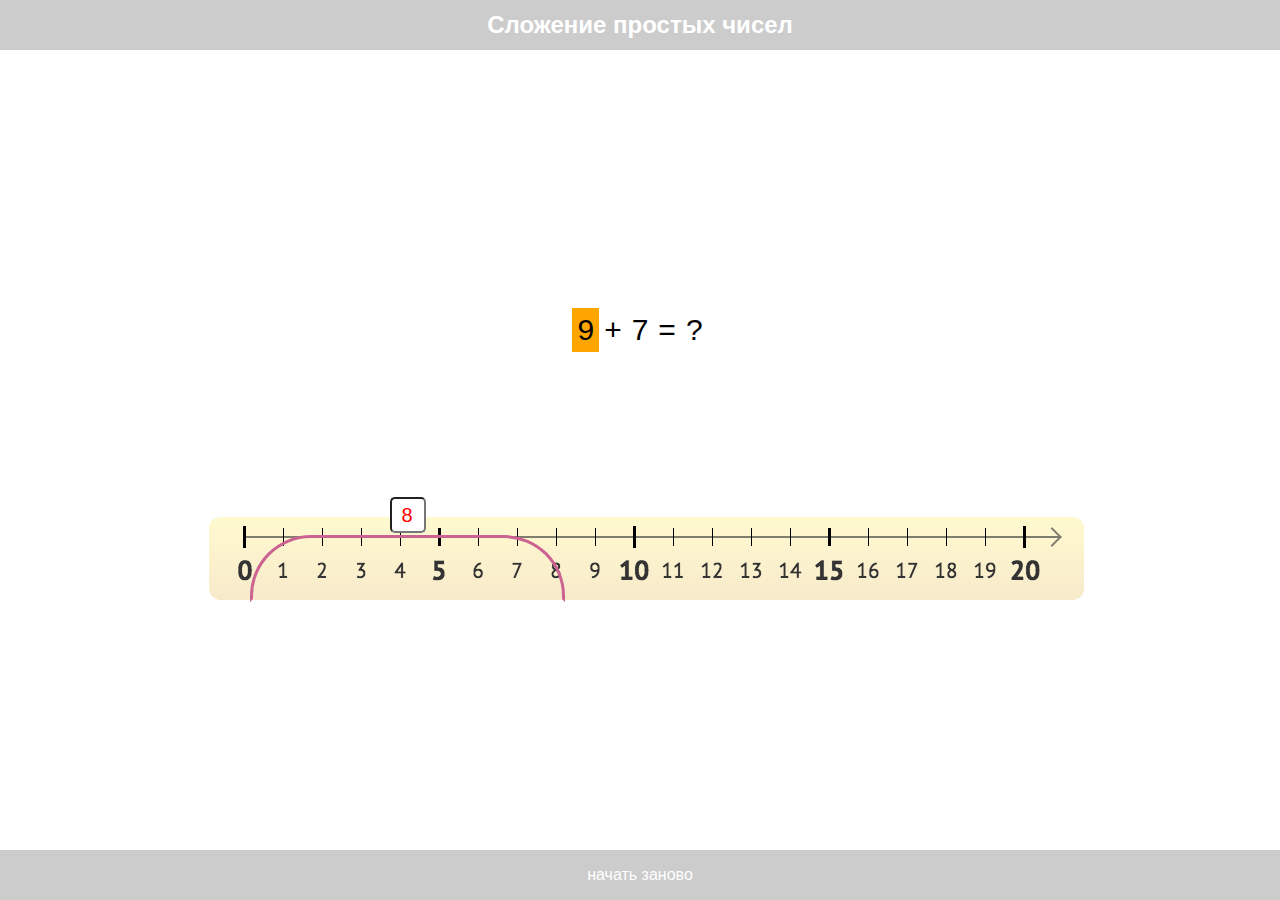
<file: index.html>
<!DOCTYPE html>
<html lang="en">
<head>
  <meta charset="UTF-8">
  <meta name="viewport" content="width=device-width, initial-scale=1.0">
  <meta http-equiv="X-UA-Compatible" content="ie=edge">
  <link rel="stylesheet" href="style.css">
  <title>Сложение простых чисел vanillajs</title>
</head>
<body>
  <div class="app">

    <div class="header">
      <h2>Сложение простых чисел</h2>
    </div>

    <div class="view">

      <div class="congrats">
        <h3 id="congrats">Правильно!</h3>
      </div>

      <div class="sum">
        <span id="sumleft">5</span>
        <span>+</span>
        <span id="sumright">5</span>
        <span>=</span>
        <span id="sumquestion">?</span>
        <input id="suminput" type="number">
      </div>

      <div id="playground">

        <div id="left">

          <div class="leftresult">
            <span id="leftnumber">8</span>
            <input id="leftinput" type="nubmer">
          </div>

          <div id="leftarc" style="border: 1px solid green"></div>

        </div>

        <div id="right">

          <div class="rightresult">
            <span id="rightnumber">8</span>
            <input id="rightinput" type="nubmer">
          </div>

          <div id="rightarc" style="border: 1px solid green"></div>

        </div>

      </div>
      <img id="ruler" src="sprite.png">
    </div>

    <div id="footer">
      <span>начать заново</span>
    </div>
  </div>
  <script src="main.js"></script>
</body>
</html>
</file>
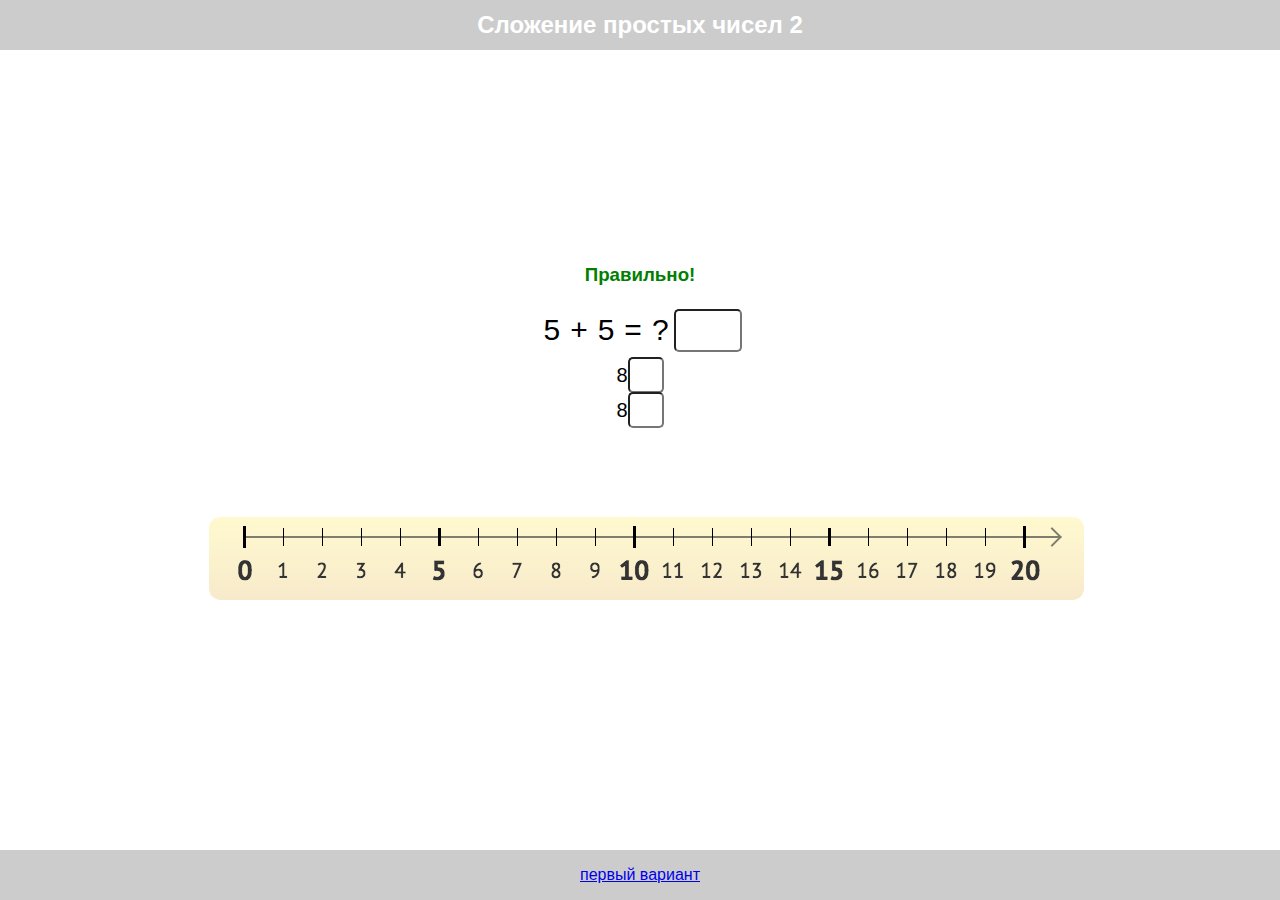
<file: second.html>
<!DOCTYPE html>
<html lang="en">
<head>
  <meta charset="UTF-8">
  <meta name="viewport" content="width=device-width, initial-scale=1.0">
  <meta http-equiv="X-UA-Compatible" content="ie=edge">
  <link rel="stylesheet" href="style.css">
  <title>Сложение простых чисел vanillajs</title>
</head>
<body>
  <div class="app">

    <div class="header">
      <h2>Сложение простых чисел 2</h2>
    </div>

    <div class="view">

      <div class="congrats">
        <h3 id="congrats">Правильно!</h3>
      </div>

      <div class="sum">
        <span id="sumleft">5</span>
        <span>+</span>
        <span id="sumright">5</span>
        <span>=</span>
        <span id="sumquestion">?</span>
        <input id="suminput" type="number">
      </div>

      <div id="playground">

        <div id="left">

          <div class="leftresult">
            <span id="leftnumber">8</span>
            <input id="leftinput" type="nubmer">
          </div>

          <div id="leftarc">
            <!-- <svg width="200" height="100" style="border: 2px solid orange">
                <path d="M0,100L200,0" stroke="blue" stroke-width="2" fill="none"></path>
            </svg> -->
          </div>

        </div>

        <div id="right">

          <div class="rightresult">
            <span id="rightnumber">8</span>
            <input id="rightinput" type="nubmer">
          </div>

          <div id="rightarc"></div>

        </div>

      </div>
      <img id="ruler" src="sprite.png">
    </div>

    <div id="footer">
      <!-- <span></span> -->
      <a href="/index.html">первый вариант</a>
    </div>
  </div>
  <script src="https://d3js.org/d3.v5.min.js"></script>
  <script src="second.js"></script>
</body>
</html>
</file>
<file: style.css>
body {
  box-sizing: border-box;
  margin: 0px;
  padding: 0px;
  font-family: Arial, Helvetica, sans-serifz;
  font-weight: 300;
}
.app {
  display: flex;
  flex-wrap: wrap;
  flex-direction: column;
  justify-content: space-between;
  align-content: flex-start;
  align-items: flex-start;
  width: 100%;
  height: 100vh;
  overflow: hidden;
}
.header {
  display: flex;
  flex-wrap: wrap;
  flex-direction: row;
  justify-content: center;
  align-content: center;
  align-items: center;
  width: 100%;
  height: 50px;
  background: #ccc;
  color: white;
}
#footer {
  display: flex;
  flex-wrap: wrap;
  flex-direction: row;
  justify-content: center;
  align-content: center;
  align-items: center;
  width: 100%;
  height: 50px;
  background: #ccc;
  color: white;
  cursor: pointer;
}
.view {
  position: relative;
  display: flex;
  flex-wrap: wrap;
  flex-direction: row;
  justify-content: center;
  align-content: flex-end;
  align-items: flex-end;
  width: 100%;
  height: 300px
}
.congrats {
  position: relative;
  display: flex;
  flex-wrap: wrap;
  flex-direction: row;
  justify-content: center;
  align-content: center;
  align-items: center;
  width: 100%;
  height: 50px
}
.congrats h3 {
  color: green;
}
.sum {
  position: relative;
  display: flex;
  flex-wrap: wrap;
  flex-direction: row;
  justify-content: center;
  align-content: center;
  align-items: center;
  width: 100%;
  height: 60px;
}
.sum span {
  font-size: 30px;
  padding: 5px;
}
.sum input {
  width: 60px;
  font-size: 30px;
  padding-bottom: 4px;
  border-radius: 5px;
}
#playground {
  position: relative;
  width: 780px;
  height: 240px;
  z-index: 100;
  /* border: 1px solid chocolate; */
  /* background: #eee; */
}
.leftresult {
  display: flex;
  flex-wrap: wrap;
  flex-direction: row;
  justify-content: center;
  align-content: center;
  align-items: center;
  height: 30px;
  margin-bottom: 5px;
}
.rightresult {
  position: relative;
  display: flex;
  flex-wrap: wrap;
  flex-direction: row;
  justify-content: center;
  align-content: center;
  align-items: center;
  height: 30px;
  margin-bottom: 5px;
}
input {
  margin: 0px;
}
input:focus {
  outline: none;
}
#leftnumber {
  font-size: 20px;
}
#leftinput {
  border-radius: 5px;
  width: 20px;
  height: 30px;
  padding-left: 10px;
  font-size: 20px;
}
#rightnumber {
  font-size: 20px;
}
#rightinput {
  border-radius: 5px;
  width: 20px;
  height: 30px;
  padding-left: 10px;
  font-size: 20px;
}
#ruler {
  position: absolute;
  margin-left: 13px;
  margin-top: 63px;
  width: 875px;
  height: 83px;
  z-index: 10;
}
</file>
